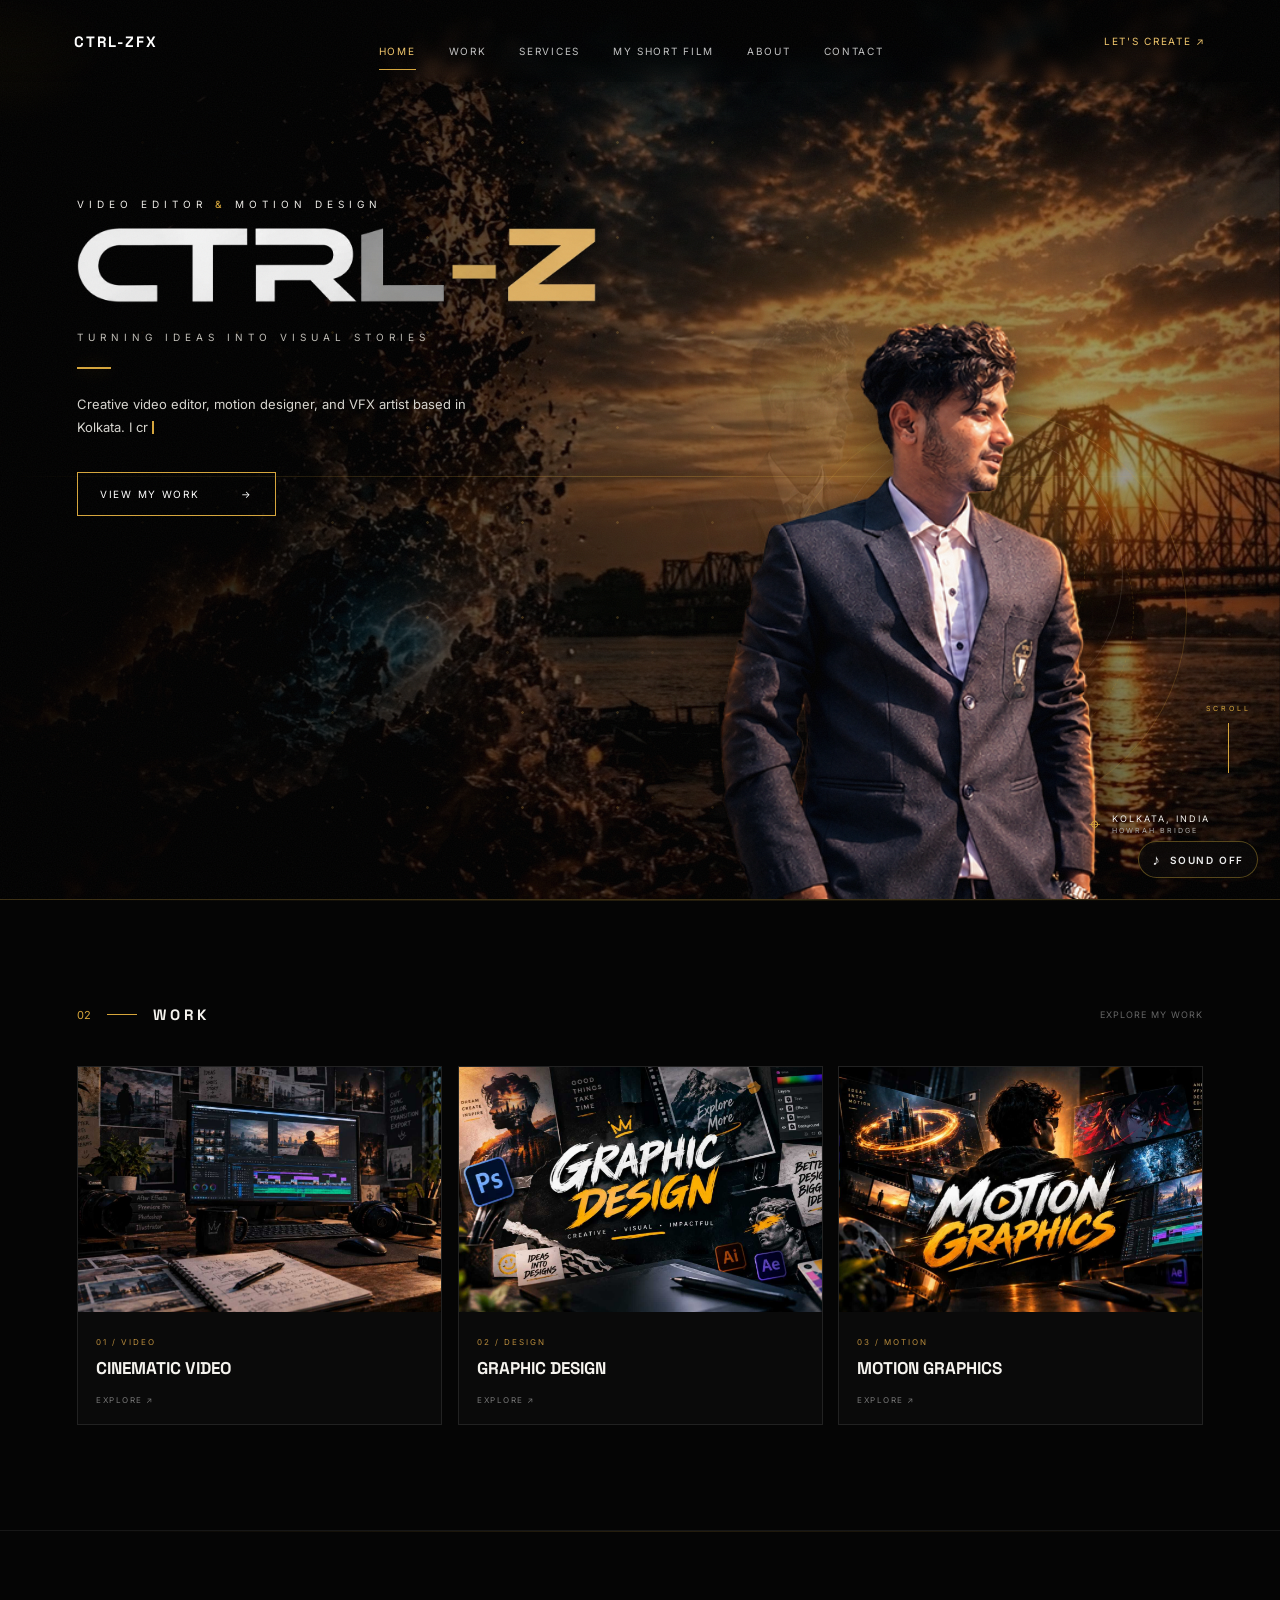
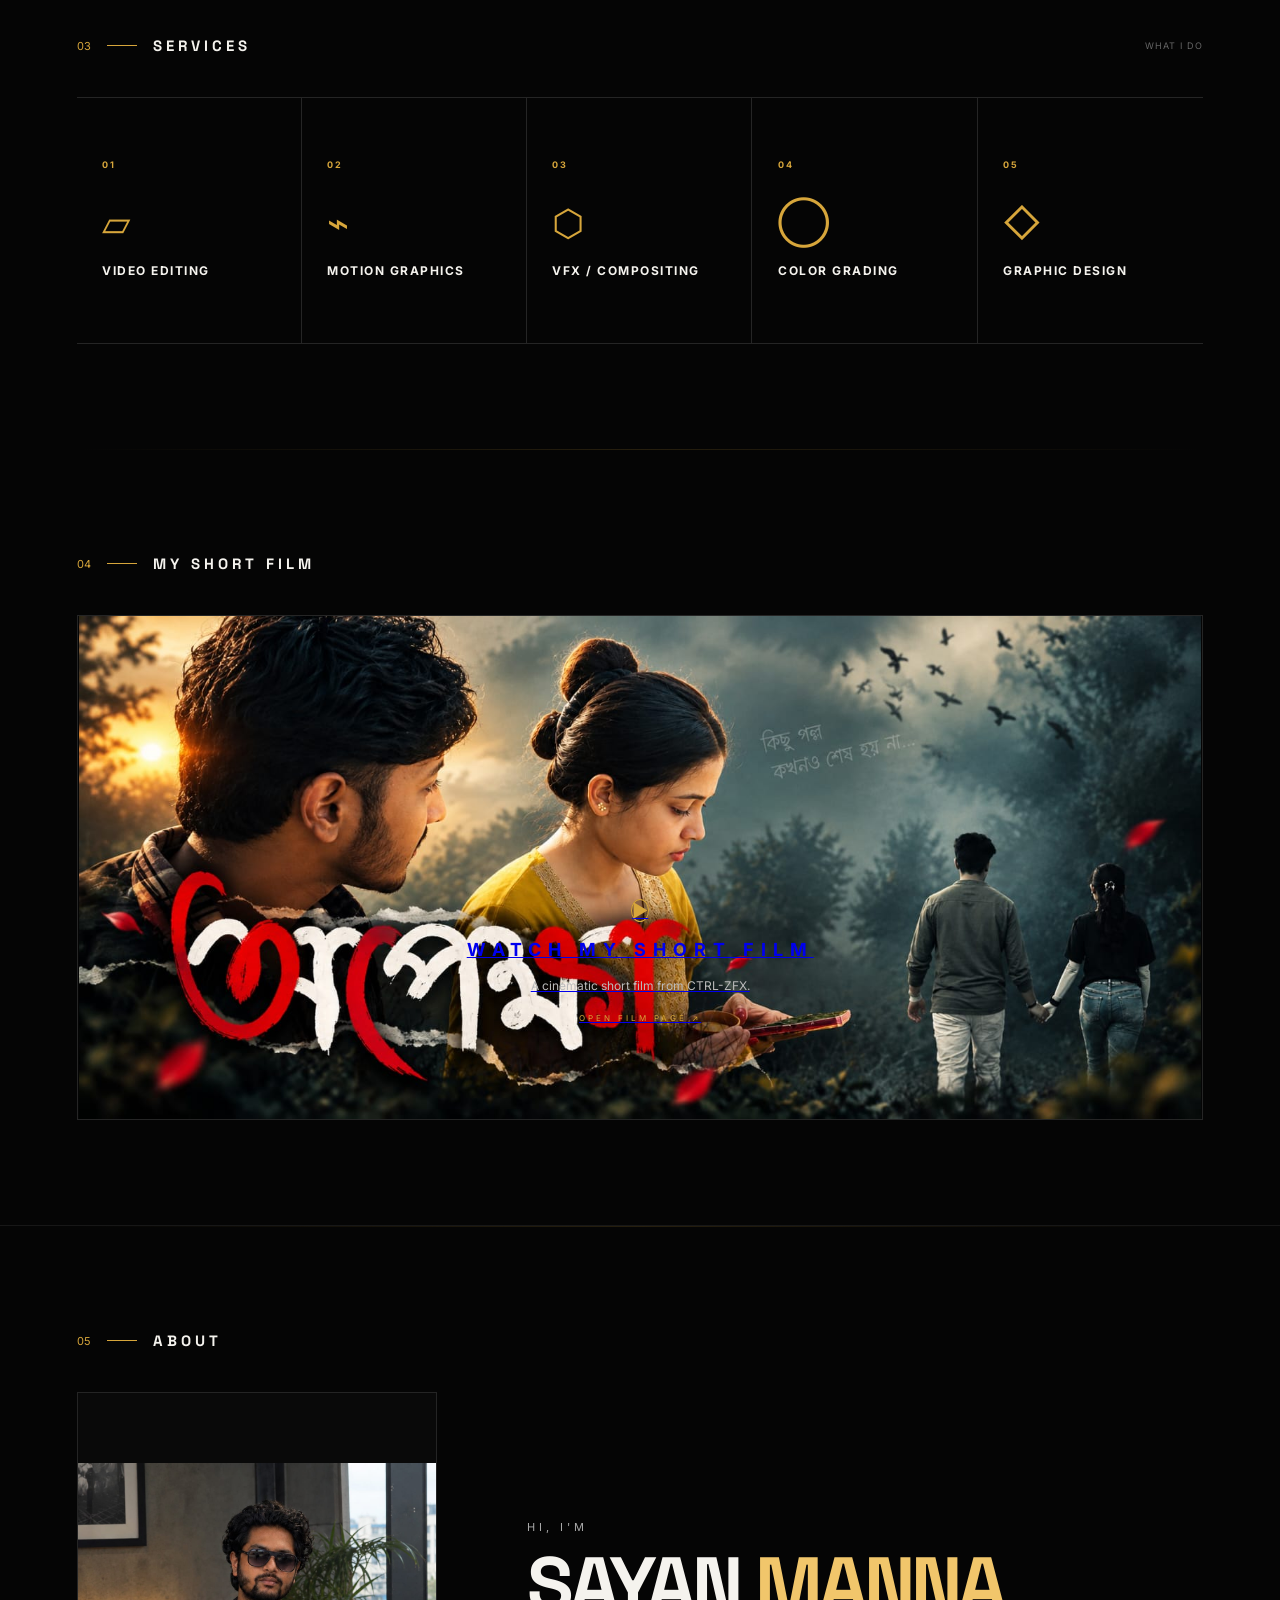
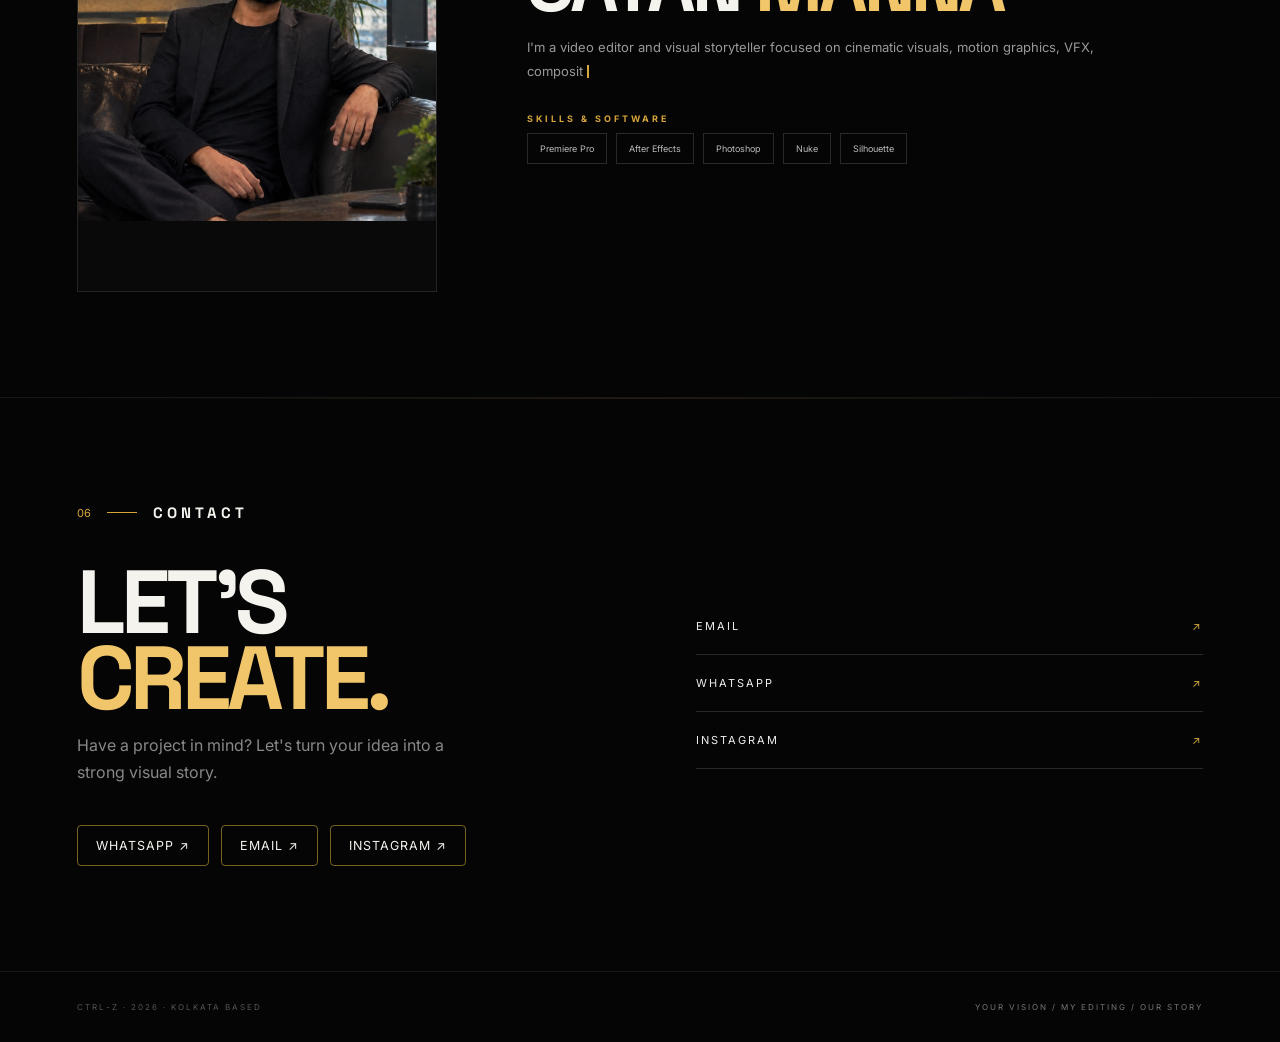
<file: index.html>
<!doctype html>
<html lang="en">
<head>
<meta charset="utf-8"><meta name="viewport" content="width=device-width,initial-scale=1">
<meta name="description" content="Sayan Manna — Video Editor, Motion Designer & VFX Artist based in Kolkata.">
<title>Sayan Manna — Video Editor & Motion Design</title>
<link rel="preconnect" href="https://fonts.googleapis.com"><link rel="preconnect" href="https://fonts.gstatic.com" crossorigin>
<link href="https://fonts.googleapis.com/css2?family=Inter:wght@300;400;500;600;700;800&family=Space+Grotesk:wght@400;500;600;700&display=swap" rel="stylesheet">
<link rel="stylesheet" href="style.css">
</head>
<body>
<div class="page-loader" id="pageLoader" aria-hidden="true"><div class="loader-inner"><div class="loader-mark">CTRL-ZFX</div><div class="loader-bar"></div></div></div>
<div class="grain" aria-hidden="true"></div><div class="cursor-glow" aria-hidden="true"></div>
<audio id="bgMusic" src="assets/ambient-cinematic-loop.wav" loop preload="auto"></audio><audio id="uiClick" src="assets/ui-click.wav" preload="auto"></audio><audio id="uiSoftClick" src="assets/ui-soft-click.wav" preload="auto"></audio>
<button class="sound-toggle" id="soundToggle" type="button" aria-label="Turn sound on" aria-pressed="false"><span class="sound-icon">♪</span><span class="sound-text">SOUND OFF</span></button>
<header class="nav" id="top">
  <a class="brand" href="#home"><span class="brand-name">CTRL-ZFX</span></a>
  <nav class="nav-links"><a class="active" href="#home">HOME</a><a href="#work">WORK</a><a href="#services">SERVICES</a><a href="my-short-film.html">MY SHORT FILM</a><a href="#about">ABOUT</a><a href="#contact">CONTACT</a></nav>
  <a class="nav-cta" href="#contact">LET'S CREATE <span>↗</span></a><button class="menu-btn" aria-label="Open menu" aria-expanded="false">☰</button>
</header>

<main>
<section class="hero" id="home">
  <div class="hero-bg-wrap" aria-hidden="true">
    <img src="assets/hero-bg.png" class="hero-bg" alt="" fetchpriority="high">
    <div class="hero-vignette"></div><div class="hero-gold-light"></div><div class="particles p1"></div><div class="particles p2"></div>
    <div class="horizon-line"></div>
  </div>
  <div class="hero-copy">
    <div class="eyebrow">VIDEO EDITOR <b>&</b> MOTION DESIGN</div>
    <div class="hero-logo-wrap"><img class="hero-logo" src="assets/ctrl-zfx-logo.png" alt="CTRL-ZFX logo" fetchpriority="high"></div>
    <div class="tagline">TURNING IDEAS INTO VISUAL STORIES</div><div class="gold-line"></div>
    <p class="typewriter-text">Creative video editor, motion designer, and VFX artist based in Kolkata. I craft cinematic visuals that bring your vision to life.</p>
    <a class="button" href="#work">VIEW MY WORK <span>→</span></a>
  </div>
  <div class="hero-person-wrap" aria-hidden="true">
    <div class="orbit orbit-a"></div><div class="orbit orbit-b"></div><div class="person-aura"></div>
    <img src="assets/sayan-cutout.png" class="hero-person" alt="Sayan Manna" fetchpriority="high">
    <div class="vfx-echo"><img src="assets/sayan-cutout.png" alt=""></div>
  </div>
  <div class="location"><span>⌖</span><div>KOLKATA, INDIA<br><small>HOWRAH BRIDGE</small></div></div>
  <div class="scroll-cue"><span>SCROLL</span><i></i></div>
</section>

<section class="work section" id="work">
  <div class="section-head"><span>02</span><i></i><h2>WORK</h2><em>EXPLORE MY WORK</em></div>
  <div class="work-grid category-grid">
    <a class="project category-card" href="cinematic-video.html"><div class="project-image one"></div><div class="project-meta"><small>01 / VIDEO</small><b>CINEMATIC VIDEO</b><span>EXPLORE ↗</span></div></a>
    <a class="project category-card" href="graphic-design.html"><div class="project-image two"></div><div class="project-meta"><small>02 / DESIGN</small><b>GRAPHIC DESIGN</b><span>EXPLORE ↗</span></div></a>
    <a class="project category-card" href="motion-graphics.html"><div class="project-image three"></div><div class="project-meta"><small>03 / MOTION</small><b>MOTION GRAPHICS</b><span>EXPLORE ↗</span></div></a>
  </div>
</section>

<section class="services section" id="services">
  <div class="section-head"><span>03</span><i></i><h2>SERVICES</h2><em>WHAT I DO</em></div>
  <div class="services-grid">
    <button class="service-card" type="button" aria-expanded="false">
      <strong>01</strong><div class="icon">▱</div><h3>VIDEO EDITING</h3><div class="service-detail"><b>VIDEO EDITING</b> — Reels, YouTube, cinematic &amp; short-form editing</div>
    </button>
    <button class="service-card" type="button" aria-expanded="false">
      <strong>02</strong><div class="icon">⌁</div><h3>MOTION GRAPHICS</h3><div class="service-detail"><b>MOTION GRAPHICS</b> — Titles, transitions, logo animation, animated graphics</div>
    </button>
    <button class="service-card" type="button" aria-expanded="false">
      <strong>03</strong><div class="icon">⬡</div><h3>VFX / COMPOSITING</h3><div class="service-detail"><b>VFX / COMPOSITING</b> — Green screen, cleanup, tracking, compositing</div>
    </button>
    <button class="service-card" type="button" aria-expanded="false">
      <strong>04</strong><div class="icon">◯</div><h3>COLOR GRADING</h3><div class="service-detail"><b>COLOR GRADING</b> — Cinematic, premium &amp; mood-based color grading</div>
    </button>
    <button class="service-card" type="button" aria-expanded="false">
      <strong>05</strong><div class="icon">◇</div><h3>GRAPHIC DESIGN</h3><div class="service-detail"><b>GRAPHIC DESIGN</b> — Social media creatives, posters, thumbnails, branding</div>
    </button>
  </div>
</section>

<section class="showreel section" id="showreel">
  <div class="section-head"><span>04</span><i></i><h2>MY SHORT FILM</h2></div>
  <a class="reel-box reel-link" href="my-short-film.html" aria-label="Open My Short Film page">
    <img class="short-film-thumb" src="assets/short-film-thumbnail.jfif" alt="My Short Film thumbnail" loading="lazy"><div class="reel-overlay"></div><div class="reel-content"><span class="play">▶</span><h3>WATCH MY SHORT FILM</h3><p>A cinematic short film from CTRL-ZFX.</p><small>OPEN FILM PAGE ↗</small></div>
  </a>
</section>

<section class="about section" id="about">
  <div class="section-head"><span>05</span><i></i><h2>ABOUT</h2></div>
  <div class="about-grid">
    <div class="about-photo"><img src="assets/about-photo.png" alt="Sayan Manna" loading="lazy"></div>
    <div class="about-copy"><div class="mini">HI, I'M</div><h2>SAYAN <span>MANNA</span></h2><p class="typewriter-text">I'm a video editor and visual storyteller focused on cinematic visuals, motion graphics, VFX, compositing and color. I love creating work that feels polished, intentional and memorable.</p><div class="tools"><b>SKILLS & SOFTWARE</b><span>Premiere Pro</span><span>After Effects</span><span>Photoshop</span><span>Nuke</span><span>Silhouette</span></div></div>
  </div>
</section>

<section class="contact section" id="contact">
  <div class="section-head"><span>06</span><i></i><h2>CONTACT</h2></div>
  <div class="contact-grid"><div><h2>LET'S <span>CREATE.</span></h2><p>Have a project in mind? Let's turn your idea into a strong visual story.</p></div><div class="contact-links"><a href="mailto:sayanmannaFX@gmail.com">EMAIL <span>↗</span></a><a href="https://wa.me/919144721044" target="_blank" rel="noopener" target="_blank" rel="noopener">WHATSAPP <span>↗</span></a><a href="https://www.instagram.com/ssayanfx/" target="_blank" rel="noopener" target="_blank" rel="noopener">INSTAGRAM <span>↗</span></a></div></div>

<div class="contact-direct-links" style="display:flex;flex-wrap:wrap;gap:12px;margin-top:22px;">
  <a href="https://wa.me/919144721044" target="_blank" rel="noopener">WHATSAPP ↗</a>
  <a href="mailto:sayanmannaFX@gmail.com">EMAIL ↗</a>
  <a href="https://www.instagram.com/ssayanfx/" target="_blank" rel="noopener">INSTAGRAM ↗</a>
</div>

</section>
</main>
<footer>CTRL-Z · 2026 · KOLKATA BASED <span>YOUR VISION / MY EDITING / OUR STORY</span></footer>
<script src="script.js"></script>
</body></html>
</file>
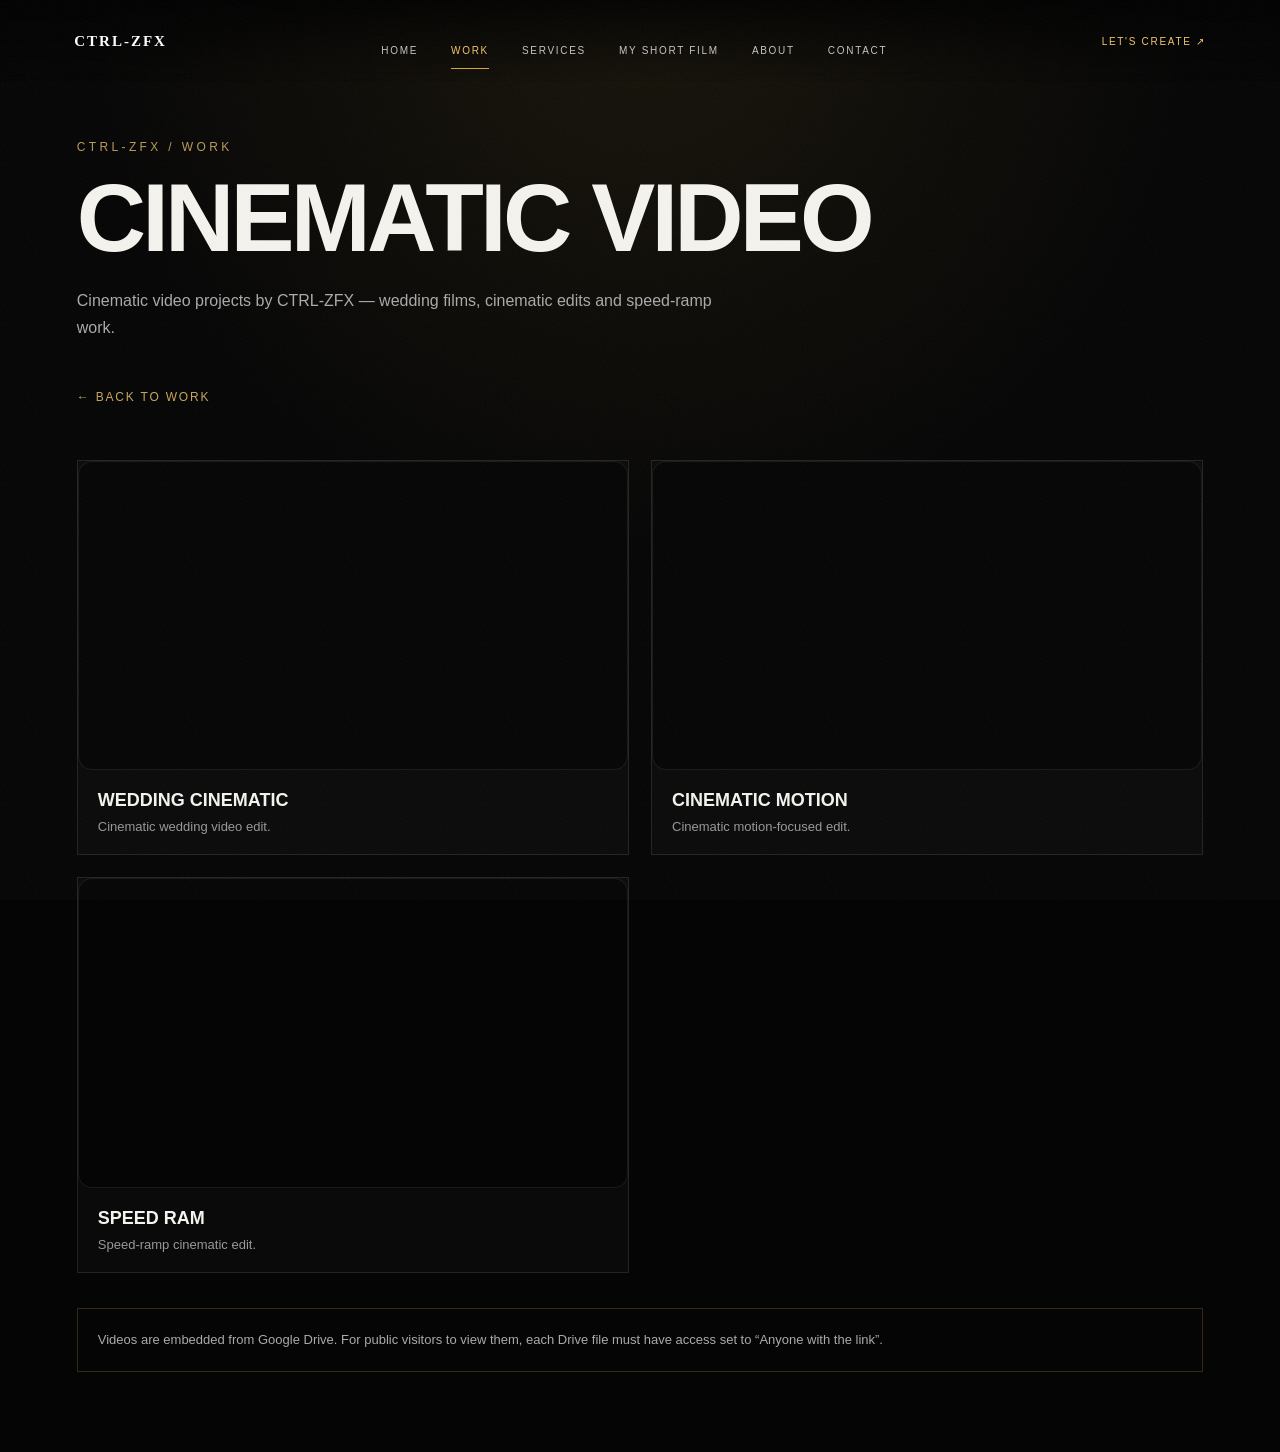
<file: cinematic-video.html>
<!doctype html>
<html lang="en">
<head>
<meta charset="utf-8"><meta name="viewport" content="width=device-width,initial-scale=1">
<title>CINEMATIC VIDEO — CTRL-ZFX</title>
<link rel="stylesheet" href="style.css">
<style>
.drive-video{position:relative;width:100%;aspect-ratio:16/9;background:#050505;overflow:hidden;border:1px solid rgba(255,255,255,.08)}
.drive-video iframe{width:100%;height:100%;border:0;display:block}
.media-card{overflow:hidden}
.media-info h3{margin-bottom:8px}
.media-info p{margin:0;color:rgba(255,255,255,.58)}
</style>
</head>
<body>
<div class="grain"></div>
<header class="nav" id="top">
<a class="brand" href="index.html"><span class="brand-name">CTRL-ZFX</span></a>
<nav class="nav-links"><a href="index.html#home">HOME</a><a class="active" href="index.html#work">WORK</a><a href="index.html#services">SERVICES</a><a href="my-short-film.html">MY SHORT FILM</a><a href="index.html#about">ABOUT</a><a href="index.html#contact">CONTACT</a></nav>
<a class="nav-cta" href="index.html#contact">LET'S CREATE <span>↗</span></a>
</header>
<main class="page-shell">
<section class="category-hero">
<div class="category-kicker">CTRL-ZFX / WORK</div>
<h1>CINEMATIC VIDEO</h1>
<p>Cinematic video projects by CTRL-ZFX — wedding films, cinematic edits and speed-ramp work.</p>
<a class="back-link" href="index.html#work">← BACK TO WORK</a>
</section>
<section class="project-list">
<article class="media-card">
<div class="drive-video"><iframe src="https://drive.google.com/file/d/1qFez-k61DmGUx6NsqxHU0TMZnLac4Iex/preview" allow="autoplay" allowfullscreen loading="lazy" title="Wedding Cinematic"></iframe></div>
<div class="media-info"><h3>WEDDING CINEMATIC</h3><p>Cinematic wedding video edit.</p></div>
</article>
<article class="media-card">
<div class="drive-video"><iframe src="https://drive.google.com/file/d/1-up4jS9qkU62Qkdu6FUdzhKu-QD6FYr6/preview" allow="autoplay" allowfullscreen loading="lazy" title="Cinematic Motion"></iframe></div>
<div class="media-info"><h3>CINEMATIC MOTION</h3><p>Cinematic motion-focused edit.</p></div>
</article>
<article class="media-card">
<div class="drive-video"><iframe src="https://drive.google.com/file/d/1KJMO_HsieL1INZgkhWfPsL3TYOtCivbq/preview" allow="autoplay" allowfullscreen loading="lazy" title="Speed Ram"></iframe></div>
<div class="media-info"><h3>SPEED RAM</h3><p>Speed-ramp cinematic edit.</p></div>
</article>
</section>
<div class="drive-note">Videos are embedded from Google Drive. For public visitors to view them, each Drive file must have access set to “Anyone with the link”.</div>
</main>
<script src="script.js"></script>
</body>
</html>
</file>
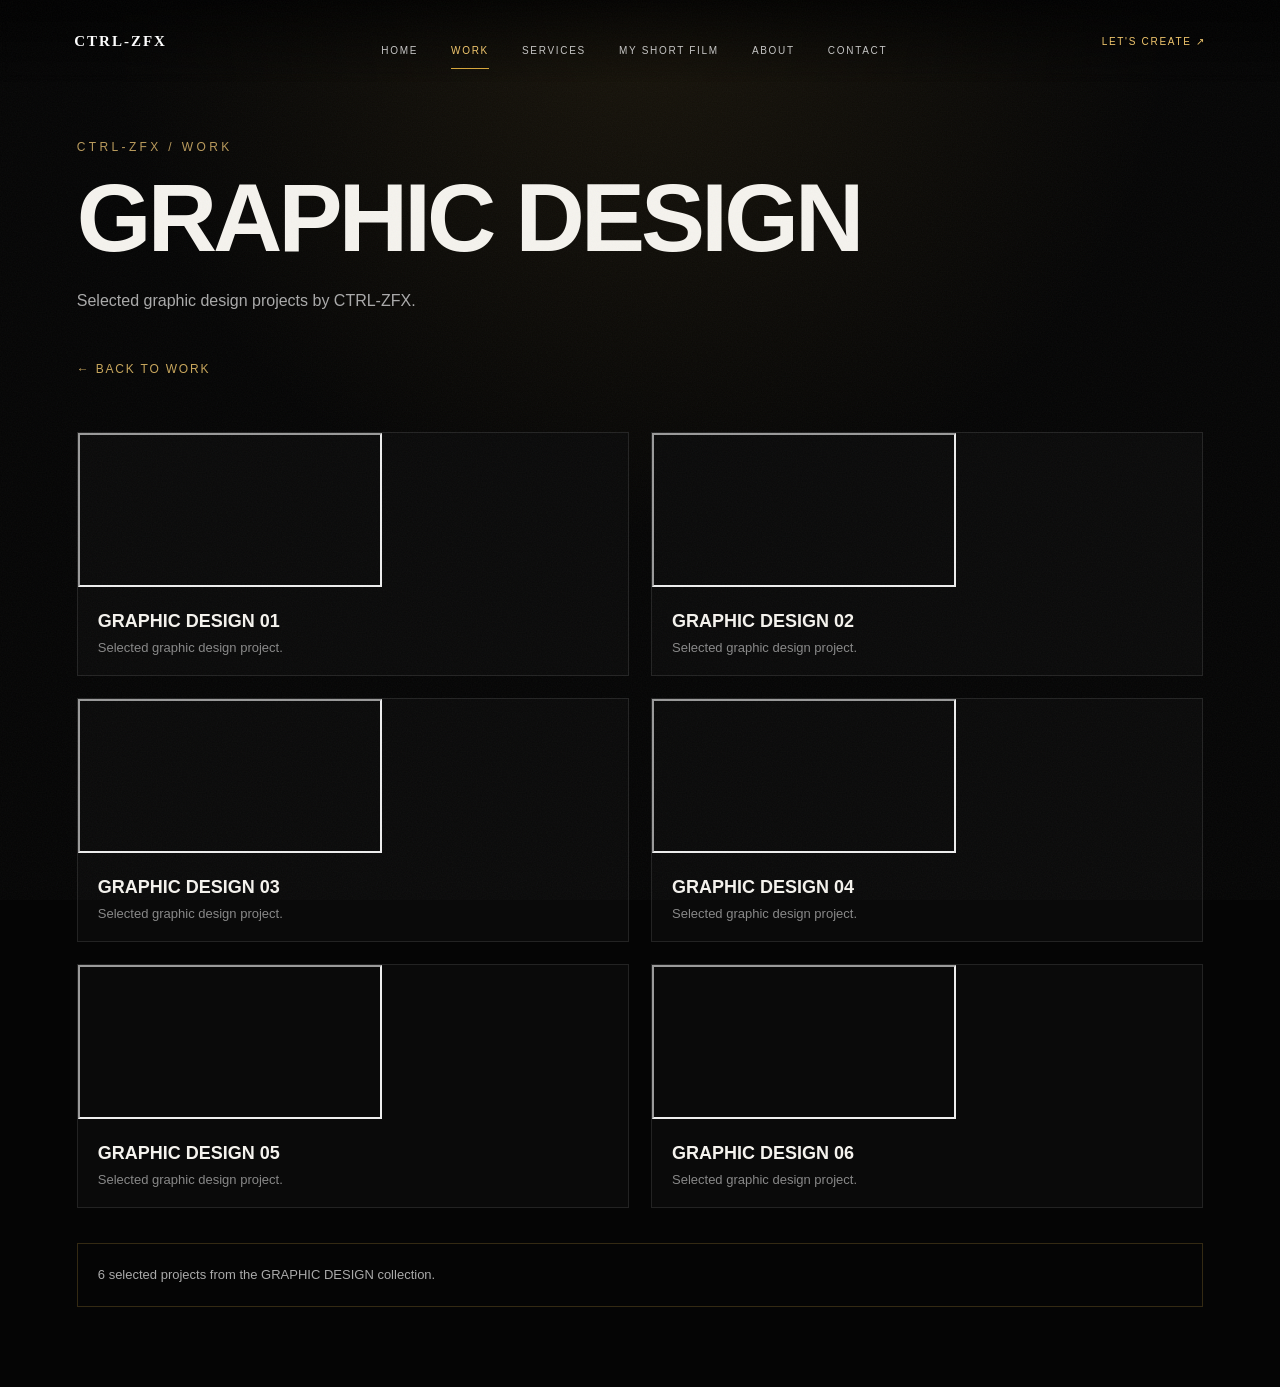
<file: graphic-design.html>
<!doctype html><html lang="en"><head><meta charset="utf-8"><meta name="viewport" content="width=device-width,initial-scale=1"><title>GRAPHIC DESIGN — CTRL-ZFX</title><link rel="stylesheet" href="style.css"></head><body><div class="grain"></div><header class="nav" id="top"><a class="brand" href="index.html"><span class="brand-name">CTRL-ZFX</span></a><nav class="nav-links"><a href="index.html#home">HOME</a><a class="active" href="index.html#work">WORK</a><a href="index.html#services">SERVICES</a><a href="my-short-film.html">MY SHORT FILM</a><a href="index.html#about">ABOUT</a><a href="index.html#contact">CONTACT</a></nav><a class="nav-cta" href="index.html#contact">LET'S CREATE <span>↗</span></a></header><main class="page-shell" data-category="graphic-design"><section class="category-hero"><div class="category-kicker">CTRL-ZFX / WORK</div><h1>GRAPHIC DESIGN</h1><p>Selected graphic design projects by CTRL-ZFX.</p><a class="back-link" href="index.html#work">← BACK TO WORK</a></section><section class="project-list">
<article class="media-card"><div class="media-frame"><iframe src="https://drive.google.com/file/d/1LsMgJp3AXmLSUcX4mSjpgTBBlAHsFpjc/preview" allow="autoplay" allowfullscreen loading="lazy" title="Graphic Design 1"></iframe></div><div class="media-info"><h3>GRAPHIC DESIGN 01</h3><p>Selected graphic design project.</p></div></article>
<article class="media-card"><div class="media-frame"><iframe src="https://drive.google.com/file/d/1uaruEKRJODFjYmi8iqVjo4iK7XBxlftS/preview" allow="autoplay" allowfullscreen loading="lazy" title="Graphic Design 2"></iframe></div><div class="media-info"><h3>GRAPHIC DESIGN 02</h3><p>Selected graphic design project.</p></div></article>
<article class="media-card"><div class="media-frame"><iframe src="https://drive.google.com/file/d/1bUiENzqMpjZ1JtCKZoRDdsKvnNupoJmi/preview" allow="autoplay" allowfullscreen loading="lazy" title="Graphic Design 3"></iframe></div><div class="media-info"><h3>GRAPHIC DESIGN 03</h3><p>Selected graphic design project.</p></div></article>
<article class="media-card"><div class="media-frame"><iframe src="https://drive.google.com/file/d/1kWlpJLpWgeLf6YkIiItCLq1Uais0Tb3t/preview" allow="autoplay" allowfullscreen loading="lazy" title="Graphic Design 4"></iframe></div><div class="media-info"><h3>GRAPHIC DESIGN 04</h3><p>Selected graphic design project.</p></div></article>
<article class="media-card"><div class="media-frame"><iframe src="https://drive.google.com/file/d/1XzoWgsV3A8ENIFym2hSSWc9Acv9PcbDV/preview" allow="autoplay" allowfullscreen loading="lazy" title="Graphic Design 5"></iframe></div><div class="media-info"><h3>GRAPHIC DESIGN 05</h3><p>Selected graphic design project.</p></div></article>
<article class="media-card"><div class="media-frame"><iframe src="https://drive.google.com/file/d/1w3y3EC1WdKmCdWAdjXl5auCeTryRJ870/preview" allow="autoplay" allowfullscreen loading="lazy" title="Graphic Design 6"></iframe></div><div class="media-info"><h3>GRAPHIC DESIGN 06</h3><p>Selected graphic design project.</p></div></article>
</section><div class="drive-note">6 selected projects from the GRAPHIC DESIGN collection.</div></main><script src="script.js"></script></body></html>
</file>
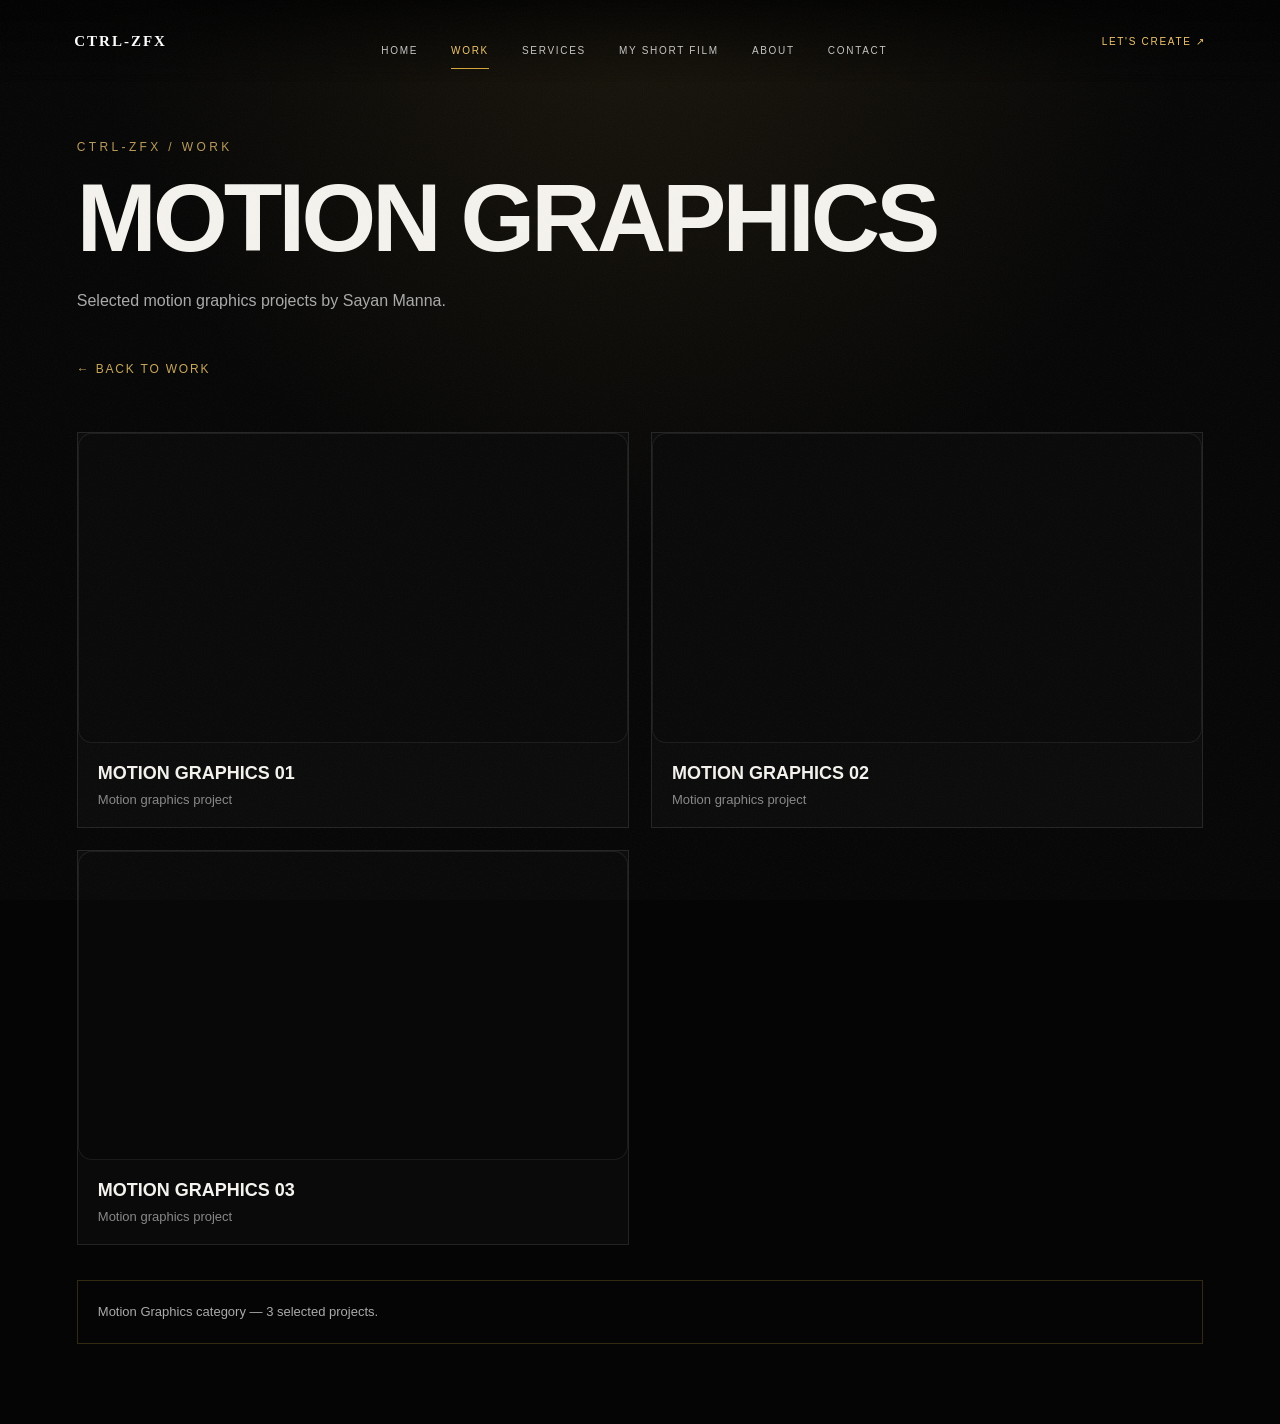
<file: motion-graphics.html>
<!doctype html><html lang="en"><head><meta charset="utf-8"><meta name="viewport" content="width=device-width,initial-scale=1"><title>MOTION GRAPHICS — CTRL-ZFX</title><link rel="stylesheet" href="style.css"></head><body><div class="grain"></div><header class="nav" id="top"><a class="brand" href="index.html"><span class="brand-name">CTRL-ZFX</span></a><nav class="nav-links"><a href="index.html#home">HOME</a><a class="active" href="index.html#work">WORK</a><a href="index.html#services">SERVICES</a><a href="my-short-film.html">MY SHORT FILM</a><a href="index.html#about">ABOUT</a><a href="index.html#contact">CONTACT</a></nav><a class="nav-cta" href="index.html#contact">LET'S CREATE <span>↗</span></a></header><main class="page-shell" data-category="motion-graphics"><section class="category-hero"><div class="category-kicker">CTRL-ZFX / WORK</div><h1>MOTION GRAPHICS</h1><p>Selected motion graphics projects by Sayan Manna.</p><a class="back-link" href="index.html#work">← BACK TO WORK</a></section><section class="project-list motion-video-list">
<article class="media-card"><div class="drive-video"><iframe src="https://drive.google.com/file/d/1i1gKVDN3EQP5Q971dc7AMLdRzOO9isPQ/preview" allow="autoplay; fullscreen" allowfullscreen loading="lazy"></iframe></div><div class="media-info"><h3>MOTION GRAPHICS 01</h3><p>Motion graphics project</p></div></article>
<article class="media-card"><div class="drive-video"><iframe src="https://drive.google.com/file/d/1NhgFPPe58ZAT_wCELuMfrOhR3n0gJppu/preview" allow="autoplay; fullscreen" allowfullscreen loading="lazy"></iframe></div><div class="media-info"><h3>MOTION GRAPHICS 02</h3><p>Motion graphics project</p></div></article>
<article class="media-card"><div class="drive-video"><iframe src="https://drive.google.com/file/d/1GBTuTkAnqr5kNZKz1kv-0KSBs2IHnXeE/preview" allow="autoplay; fullscreen" allowfullscreen loading="lazy"></iframe></div><div class="media-info"><h3>MOTION GRAPHICS 03</h3><p>Motion graphics project</p></div></article>
</section><div class="drive-note">Motion Graphics category — 3 selected projects.</div></main><script src="script.js"></script></body></html>
</file>
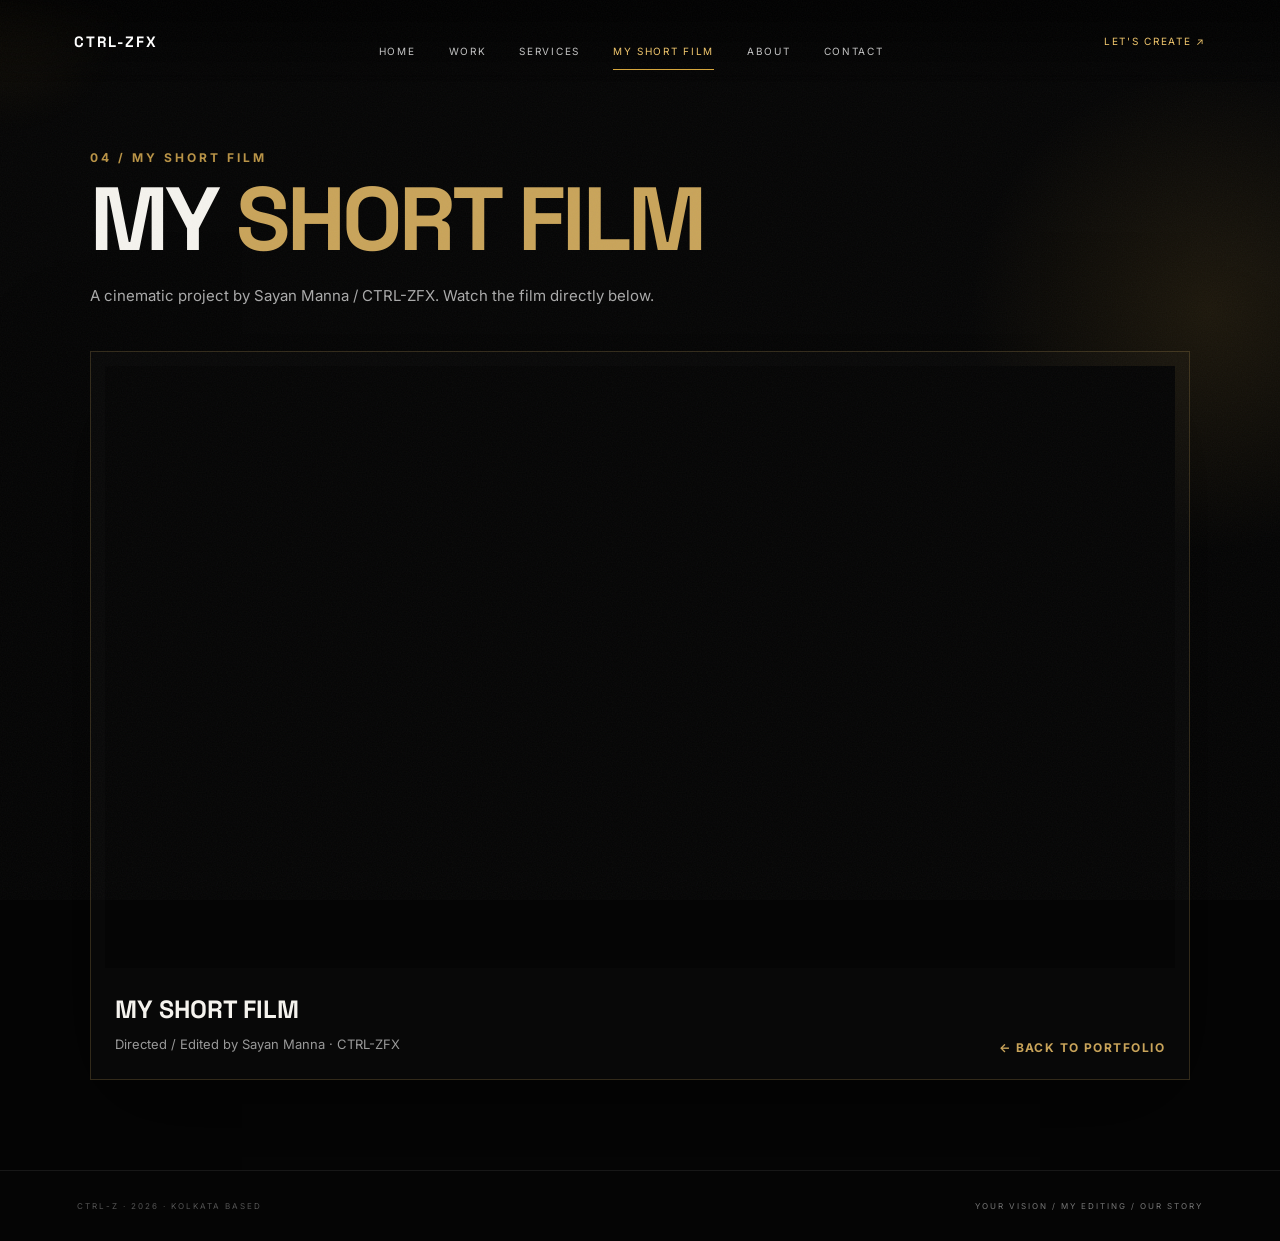
<file: my-short-film.html>
<!doctype html>
<html lang="en">
<head>
<meta charset="utf-8"><meta name="viewport" content="width=device-width,initial-scale=1">
<meta name="description" content="My Short Film — CTRL-ZFX / Sayan Manna.">
<title>My Short Film — CTRL-ZFX</title>
<link rel="preconnect" href="https://fonts.googleapis.com"><link rel="preconnect" href="https://fonts.gstatic.com" crossorigin>
<link href="https://fonts.googleapis.com/css2?family=Inter:wght@300;400;500;600;700;800&family=Space+Grotesk:wght@400;500;600;700&display=swap" rel="stylesheet">
<link rel="stylesheet" href="style.css">
<style>
.film-page{min-height:100vh;padding:150px 6vw 90px;position:relative;overflow:hidden}
.film-head{max-width:1100px;margin:0 auto 42px}.film-head .mini{color:#b99345;letter-spacing:.25em;font-size:12px;font-weight:700}.film-head h1{font-family:'Space Grotesk',sans-serif;font-size:clamp(42px,7vw,92px);line-height:.95;margin:12px 0 20px;letter-spacing:-.04em}.film-head h1 span{color:#c9a45a}.film-head p{max-width:650px;color:#aaa;line-height:1.8;font-size:15px}.film-card{max-width:1100px;margin:auto;border:1px solid rgba(201,164,90,.22);background:rgba(10,10,10,.72);box-shadow:0 30px 100px rgba(0,0,0,.55);padding:14px}.video-wrap{position:relative;width:100%;aspect-ratio:16/9;background:#050505;overflow:hidden}.video-wrap iframe{width:100%;height:100%;border:0;display:block}.film-info{display:flex;justify-content:space-between;gap:30px;padding:25px 10px 10px;align-items:flex-end}.film-info h2{margin:0 0 8px;font-family:'Space Grotesk',sans-serif;font-size:25px}.film-info p{margin:0;color:#999;font-size:13px;line-height:1.7}.back-home{display:inline-flex;align-items:center;gap:10px;color:#c9a45a;font-size:12px;font-weight:700;letter-spacing:.12em;text-decoration:none;white-space:nowrap}.back-home:hover{color:#fff}.film-page .film-glow{position:absolute;width:500px;height:500px;border-radius:50%;background:radial-gradient(circle,rgba(190,150,65,.13),transparent 68%);top:60px;right:-180px;pointer-events:none}@media(max-width:700px){.film-page{padding:120px 5vw 60px}.film-card{padding:8px}.film-info{display:block;padding:20px 5px 8px}.back-home{margin-top:18px}.video-wrap{aspect-ratio:16/9}}
</style>
</head>
<body>
<div class="grain"></div><div class="cursor-glow"></div>
<header class="nav" id="top">
  <a class="brand" href="index.html"><span class="brand-name">CTRL-ZFX</span></a>
  <nav class="nav-links"><a href="index.html#home">HOME</a><a href="index.html#work">WORK</a><a href="index.html#services">SERVICES</a><a class="active" href="my-short-film.html">MY SHORT FILM</a><a href="index.html#about">ABOUT</a><a href="index.html#contact">CONTACT</a></nav>
  <a class="nav-cta" href="index.html#contact">LET'S CREATE <span>↗</span></a><a class="menu-btn" href="index.html#home" aria-label="Back to home">☰</a>
</header>
<main class="film-page">
<div class="film-glow"></div>
<div class="film-head"><div class="mini">04 / MY SHORT FILM</div><h1>MY <span>SHORT FILM</span></h1><p>A cinematic project by Sayan Manna / CTRL-ZFX. Watch the film directly below.</p></div>
<div class="film-card">
  <div class="video-wrap"><iframe src="https://www.youtube.com/embed/Rps0Ad5HUig" title="My Short Film — CTRL-ZFX" allow="accelerometer; autoplay; clipboard-write; encrypted-media; gyroscope; picture-in-picture; web-share" allowfullscreen></iframe></div>
  <div class="film-info"><div><h2>MY SHORT FILM</h2><p>Directed / Edited by Sayan Manna · CTRL-ZFX</p></div><a class="back-home" href="index.html">← BACK TO PORTFOLIO</a></div>
</div>
</main>
<footer>CTRL-Z · 2026 · KOLKATA BASED <span>YOUR VISION / MY EDITING / OUR STORY</span></footer>
<script src="script.js"></script>
</body></html>
</file>
<file: style.css>
:root{--bg:#050505;--gold:#d7a63b;--gold2:#f1c66b;--text:#f5f3ee;--muted:#9a9892;--line:rgba(215,166,59,.25)}*{box-sizing:border-box}html{scroll-behavior:smooth}body{margin:0;background:var(--bg);color:var(--text);font-family:Inter,Arial,sans-serif;overflow-x:hidden}.grain{position:fixed;inset:0;z-index:100;pointer-events:none;opacity:.045;background-image:url("data:image/svg+xml,%3Csvg xmlns='http://www.w3.org/2000/svg' width='160' height='160'%3E%3Cfilter id='n'%3E%3CfeTurbulence type='fractalNoise' baseFrequency='.8' numOctaves='3'/%3E%3C/filter%3E%3Crect width='100%25' height='100%25' filter='url(%23n)'/%3E%3C/svg%3E")}.cursor-glow{position:fixed;width:280px;height:280px;border-radius:50%;pointer-events:none;z-index:2;background:radial-gradient(circle,rgba(215,166,59,.08),transparent 68%);transform:translate(-50%,-50%)}.nav{position:fixed;z-index:80;left:0;right:0;top:0;height:82px;padding:0 5.8%;display:flex;align-items:center;background:linear-gradient(180deg,rgba(0,0,0,.82),rgba(0,0,0,0));backdrop-filter:blur(6px)}.brand{align-items:center;display:flex;align-items:center;gap:17px;color:#fff;text-decoration:none}.brand-name{font-family:"Space Grotesk";font-size:15px;letter-spacing:2px;font-weight:700;color:#fff}.brand-name::first-letter{color:#fff}
.brand-name{font-family:"Space Grotesk";font-size:15px;letter-spacing:2px;font-weight:700;color:#fff}.nav-links{display:flex;gap:33px;margin:auto}.nav-links a,.nav-cta{font-size:10px;letter-spacing:1.7px;color:#eee;text-decoration:none}.nav-links a{padding:32px 0 12px;opacity:.82}.nav-links a:hover,.nav-links a.active{color:var(--gold2);opacity:1}.nav-links a.active{border-bottom:1px solid var(--gold)}.nav-cta{color:var(--gold2)!important}.menu-btn{display:none;margin-left:auto;background:none;border:0;color:white;font-size:25px}.hero{height:100svh;min-height:720px;position:relative;overflow:hidden;border-bottom:1px solid var(--line);isolation:isolate}.hero-bg-wrap{position:absolute;inset:0;z-index:-5;overflow:hidden;background:#030405}.hero-bg{position:absolute;width:100%;height:100%;object-fit:cover;object-position:center;filter:brightness(.68) contrast(1.08) saturate(.92);animation:heroPan 18s ease-in-out infinite alternate}.hero-vignette{position:absolute;inset:0;background:radial-gradient(circle at 72% 45%,transparent 0 18%,rgba(0,0,0,.22) 45%,rgba(0,0,0,.82) 100%),linear-gradient(90deg,rgba(0,0,0,.72),rgba(0,0,0,.22) 50%,rgba(0,0,0,.12))}.hero-gold-light{position:absolute;width:45vw;height:45vw;right:3%;top:12%;border-radius:50%;background:radial-gradient(circle,rgba(232,171,60,.2),transparent 65%);filter:blur(22px);animation:pulse 6s ease-in-out infinite}.particles{position:absolute;inset:0;opacity:.3;background-image:radial-gradient(circle,rgba(238,187,83,.8) 0 1px,transparent 1.6px);background-size:95px 95px;mask-image:linear-gradient(90deg,transparent 5%,black 40%,transparent 90%)}.p1{animation:particleMove 20s linear infinite}.p2{background-size:145px 145px;opacity:.14;animation:particleMove 28s linear infinite reverse}.horizon-line{position:absolute;left:0;right:0;top:53%;height:1px;background:linear-gradient(90deg,transparent,rgba(215,166,59,.3),transparent);animation:linePulse 5s ease-in-out infinite}.hero-copy{position:absolute;z-index:10;left:6%;top:22%;width:43%}.eyebrow,.tagline{font-size:10px;letter-spacing:5px}.eyebrow b{color:var(--gold);font-weight:500}.hero-logo-wrap{margin:18px 0 26px;width:min(520px,100%);display:flex;align-items:center}.hero-logo{display:block;width:min(520px,100%);height:auto;object-fit:contain;filter:drop-shadow(0 8px 22px rgba(0,0,0,.45));animation:logoFloat 6s ease-in-out infinite}.tagline{color:#c6c3bc;margin-top:28px}.gold-line{width:34px;height:2px;background:var(--gold);margin:24px 0;box-shadow:0 0 18px rgba(215,166,59,.35)}.hero-copy>p{max-width:420px;font-size:13px;line-height:1.75;color:#d7d5cf}.button{display:inline-flex;gap:42px;align-items:center;margin-top:18px;padding:15px 22px;border:1px solid var(--gold);color:white;text-decoration:none;font-size:10px;letter-spacing:1.7px;transition:.35s}.button:hover{background:var(--gold);color:#050505;box-shadow:0 0 35px rgba(215,166,59,.2)}.hero-person-wrap{position:absolute;right:6%;bottom:0;width:42%;height:91%;z-index:8;display:flex;justify-content:center;align-items:flex-end}.hero-person{height:100%;max-width:100%;object-fit:contain;object-position:bottom center;position:relative;z-index:4;filter:drop-shadow(0 18px 28px rgba(0,0,0,.6));animation:float 6s ease-in-out infinite}.person-aura{position:absolute;bottom:7%;width:62%;height:75%;background:radial-gradient(ellipse,rgba(221,163,58,.28),transparent 65%);filter:blur(24px);animation:pulse 5s ease-in-out infinite}.vfx-echo{position:absolute;z-index:2;width:72%;height:76%;bottom:8%;left:-4%;opacity:.13;filter:grayscale(1) sepia(.5) blur(.3px);mask-image:linear-gradient(90deg,transparent,black 45%,transparent 85%);animation:echo 5s ease-in-out infinite}.vfx-echo img{height:100%;transform:translateX(-10%) scale(.95)}.orbit{position:absolute;border:1px solid rgba(215,166,59,.22);border-radius:50%;aspect-ratio:1;right:3%;bottom:10%;width:76%;z-index:1}.orbit:after{content:"";position:absolute;inset:13%;border:1px dashed rgba(215,166,59,.18);border-radius:50%}.orbit-a{animation:spin 14s linear infinite}.orbit-b{width:54%;bottom:22%;right:15%;border-color:rgba(255,255,255,.1);animation:spin 9s linear infinite reverse}.location{position:absolute;right:5.5%;bottom:7%;z-index:12;display:flex;gap:10px;align-items:center;font-size:9px;letter-spacing:2px}.location span{font-size:20px;color:var(--gold)}.location small{font-size:7px;color:#aaa}.scroll-cue{position:absolute;right:2.3%;bottom:14%;display:flex;flex-direction:column;align-items:center;gap:10px;color:var(--gold);font-size:7px;letter-spacing:3px}.scroll-cue i{width:1px;height:50px;background:var(--gold);animation:scrollLine 2s ease-in-out infinite}.section{padding:105px 6%;background:#050505}.section-head{display:flex;align-items:center;gap:16px;margin-bottom:42px}.section-head>span{font-size:11px;color:var(--gold)}.section-head>i{width:30px;height:1px;background:var(--gold)}.section-head h2{margin:0;font-family:"Space Grotesk";font-size:15px;letter-spacing:4px}.section-head em{margin-left:auto;font-style:normal;color:#666;font-size:9px;letter-spacing:1px}.work-grid{display:grid;grid-template-columns:1.3fr 1fr 1fr;gap:16px}.project{background:#0a0a0a;border:1px solid #222;overflow:hidden;transition:.45s}.project:hover{transform:translateY(-6px);border-color:rgba(215,166,59,.5)}.project.tall{grid-row:span 2}.project-image{height:245px;background-size:cover;background-position:center;transition:.8s}.project.tall .project-image{height:520px}.project:hover .project-image{transform:scale(1.04)}.one{background-image:url('assets/video-editing-thumbnail.jpg')}.two{background-image:url('assets/graphic-design-thumbnail.jpg')}.three{background-image:url('assets/motion-graphics-thumbnail.jpg')}.four{background:radial-gradient(circle at 70% 35%,#c08b37,#1c1309 25%,#030303 70%)}.project-meta{padding:17px 18px}.project-meta small{font-size:8px;letter-spacing:2px;color:#b88b3c}.project-meta b{display:block;margin:8px 0;font-family:"Space Grotesk";font-size:17px}.project-meta span{font-size:8px;letter-spacing:1.5px;color:#777}.services{border-top:1px solid #171717}.services-grid{display:grid;grid-template-columns:repeat(5,1fr);border-top:1px solid #252525;border-bottom:1px solid #252525}.service-card{appearance:none;background:transparent;color:inherit;text-align:left;font:inherit;cursor:pointer;padding:28px 25px;min-height:245px;border:0;border-right:1px solid #252525;position:relative;transition:background .35s ease,box-shadow .35s ease}.service-card:last-child{border-right:0}.service-card:hover{background:rgba(255,190,40,.025)}.service-card:focus-visible{outline:1px solid var(--gold);outline-offset:-1px}.services-grid strong{color:var(--gold);font-size:9px;letter-spacing:2px}.icon{font-size:37px;color:var(--gold);margin:28px 0 18px}.services h3{font-size:12px;letter-spacing:1.5px}.service-detail{max-height:0;opacity:0;overflow:hidden;color:#aaa;font-size:10px;line-height:1.7;margin-top:0;transform:translateY(8px);transition:max-height .45s ease,opacity .35s ease,margin .35s ease,transform .45s ease}.service-detail b{color:var(--gold);font-size:9px;letter-spacing:1.2px}.service-card[aria-expanded="true"]{background:rgba(255,190,40,.035)}.service-card[aria-expanded="true"] .service-detail{max-height:120px;opacity:1;margin-top:18px;transform:translateY(0)}.reel-box{height:auto;aspect-ratio:1600/718;position:relative;overflow:hidden;border:1px solid #252525;display:grid;place-items:center}.reel-bg{position:absolute;inset:0;background-image:linear-gradient(90deg,rgba(0,0,0,.86),rgba(0,0,0,.2)),url('assets/hero-bg.png');background-size:cover;background-position:center;filter:brightness(.65);animation:heroPan 22s ease-in-out infinite alternate}.reel-content{position:relative;text-align:center;z-index:2}.play{width:78px;height:78px;border:1px solid var(--gold);border-radius:50%;background:rgba(0,0,0,.25);color:var(--gold);font-size:18px;cursor:pointer;transition:.35s}.play:hover{background:var(--gold);color:#050505;transform:scale(1.08)}.reel-content h3{letter-spacing:7px;font-size:18px}.reel-content p{color:#bbb;font-size:12px}.reel-content small{font-size:8px;letter-spacing:3px;color:var(--gold)}.about{border-top:1px solid #171717}.about-grid{display:grid;grid-template-columns:32% 1fr;gap:8%;align-items:center}.about-photo{height:500px;background:#090909;border:1px solid #242424;display:flex;justify-content:center;align-items:flex-end;overflow:hidden}.about-photo img{height:100%;max-width:100%;object-fit:contain}.mini{font-size:11px;letter-spacing:4px;color:#aaa}.about-copy h2{font-family:"Space Grotesk";font-size:clamp(45px,6vw,90px);line-height:.85;letter-spacing:-4px;margin:18px 0}.about-copy h2 span{color:var(--gold2)}.about-copy>p{max-width:610px;color:#999;font-size:13px;line-height:1.85}.tools{display:flex;flex-wrap:wrap;gap:9px;margin-top:30px}.tools b{width:100%;font-size:9px;letter-spacing:3px;color:var(--gold)}.tools span{border:1px solid #292929;padding:9px 12px;font-size:9px;color:#bbb}.contact{border-top:1px solid #171717}.contact-grid{display:grid;grid-template-columns:1fr 1fr;gap:10%;align-items:center}.contact-grid h2{font-family:"Space Grotesk";font-size:clamp(55px,7vw,100px);line-height:.85;letter-spacing:-5px;margin:0}.contact-grid h2 span{color:var(--gold2)}.contact-grid p{color:#888;max-width:400px;line-height:1.7}.contact-links{display:flex;flex-direction:column}.contact-links a{display:flex;justify-content:space-between;padding:21px 0;border-bottom:1px solid #292929;color:#eee;text-decoration:none;font-size:11px;letter-spacing:2px;transition:.3s}.contact-links a:hover{color:var(--gold2);padding-left:10px}.contact-links span{color:var(--gold)}footer{padding:30px 6%;border-top:1px solid #181818;color:#555;font-size:8px;letter-spacing:2px;display:flex;justify-content:space-between}footer span{color:#777}@keyframes heroPan{from{transform:scale(1.02) translate3d(-.5%,0,0)}to{transform:scale(1.1) translate3d(1.4%,-1%,0)}}@keyframes pulse{0%,100%{opacity:.5;transform:scale(.96)}50%{opacity:1;transform:scale(1.08)}}@keyframes particleMove{to{background-position:0 190px}}@keyframes linePulse{0%,100%{opacity:.2}50%{opacity:.8}}@keyframes float{0%,100%{transform:translateY(0)}50%{transform:translateY(-8px)}}@keyframes logoFloat{0%,100%{transform:translateY(0) scale(1)}50%{transform:translateY(-4px) scale(1.012)}}@keyframes echo{0%,100%{transform:translateX(0);opacity:.08}50%{transform:translateX(18px);opacity:.18}}@keyframes spin{to{transform:rotate(360deg)}}@keyframes scrollLine{0%,100%{height:35px;opacity:.5}50%{height:58px;opacity:1}}@media(max-width:900px){.nav{height:68px;padding:0 5%}.nav-links,.nav-cta{display:none}.menu-btn{display:block}.hero{min-height:760px}.hero-copy{left:6%;top:18%;width:86%}.hero-logo-wrap{width:min(390px,100%)}.hero-person-wrap{width:64%;height:62%;right:-2%}.location{bottom:3%;right:5%}.scroll-cue{display:none}.work-grid{grid-template-columns:1fr 1fr}.project.tall{grid-row:auto}.project.tall .project-image,.project-image{height:300px}.services-grid{grid-template-columns:1fr 1fr}.about-grid,.contact-grid{grid-template-columns:1fr;gap:35px}.about-photo{height:420px}}@media(max-width:560px){.brand-name{display:none}.hero{min-height:730px}.hero-bg{object-position:58% center}.hero-copy{top:16%}.eyebrow,.tagline{font-size:8px;letter-spacing:3px}.hero-logo-wrap{width:min(330px,100%)}.hero-copy>p{font-size:11px;max-width:300px}.hero-person-wrap{width:82%;height:56%;right:-12%}.location{font-size:8px}.section{padding:75px 6%}.section-head em{display:none}.work-grid,.services-grid{grid-template-columns:1fr}.project.tall .project-image,.project-image{height:270px}.reel-box{height:auto;aspect-ratio:1600/718}.about-photo{height:380px}.contact-grid h2{font-size:60px}footer{display:block;line-height:2}footer span{display:block;margin-top:8px}}

/* WORK CATEGORY PAGES */
.category-grid{grid-template-columns:repeat(3,1fr)}
.category-card{text-decoration:none;color:inherit;display:block;cursor:pointer}
.category-card .project-image{transition:transform .6s ease,filter .6s ease}
.category-card:hover .project-image{transform:scale(1.04);filter:brightness(1.12)}
.page-shell{min-height:100vh;padding:140px 6vw 80px;background:radial-gradient(circle at 50% 0%,rgba(190,150,60,.10),transparent 35%),#050505}
.category-hero{max-width:1200px;margin:0 auto 55px}
.category-kicker{font-size:12px;letter-spacing:.28em;color:#b99a5b;margin-bottom:18px}
.category-hero h1{font-size:clamp(42px,8vw,96px);line-height:.95;margin:0;text-transform:uppercase;letter-spacing:-.04em}
.category-hero p{max-width:650px;color:#aaa;line-height:1.7;margin-top:24px}
.project-list{max-width:1200px;margin:auto;display:grid;grid-template-columns:repeat(2,1fr);gap:22px}
.media-card{border:1px solid rgba(255,255,255,.1);background:#0a0a0a;overflow:hidden}
.media-card .media-placeholder{aspect-ratio:16/9;background:linear-gradient(135deg,#111,#1a1a1a);display:flex;align-items:center;justify-content:center;color:#777;letter-spacing:.16em;font-size:11px}
.media-card .media-info{padding:20px}.media-card h3{margin:0 0 8px;font-size:18px}.media-card p{margin:0;color:#888;font-size:13px}
.drive-note{max-width:1200px;margin:35px auto 0;padding:20px;border:1px solid rgba(190,150,60,.25);color:#aaa;font-size:13px;line-height:1.7}
.back-link{display:inline-block;margin-top:32px;color:#c8a65b;text-decoration:none;font-size:12px;letter-spacing:.15em}
@media(max-width:800px){.category-grid,.project-list{grid-template-columns:1fr}.page-shell{padding-top:110px}}

/* Direct contact links */
.contact-direct-links a{
  display:inline-flex;
  align-items:center;
  justify-content:center;
  padding:12px 18px;
  border:1px solid rgba(212,175,55,.55);
  border-radius:4px;
  color:inherit;
  text-decoration:none;
  letter-spacing:.08em;
  font-size:.78rem;
  transition:transform .2s ease, background .2s ease, border-color .2s ease;
}
.contact-direct-links a:hover{
  transform:translateY(-2px);
  background:rgba(212,175,55,.08);
  border-color:rgba(212,175,55,.9);
}

.services-counter{text-align:center;margin-top:40px;padding:28px 20px;border-top:1px solid rgba(212,175,55,.22);border-bottom:1px solid rgba(212,175,55,.22)}.counter-number{font-size:clamp(2.6rem,6vw,5rem);line-height:1;font-weight:700}.counter-label{margin-top:10px;font-size:.72rem;letter-spacing:.22em;opacity:.72}

.short-film-thumb{
  display:block;
  width:100%;
  aspect-ratio:16/9;
  object-fit:cover;
  border-radius:inherit;
}
.reel-box .short-film-thumb + *{
  position:relative;
}

.reel-box .short-film-thumb{position:absolute;inset:0;width:100%;height:100%;object-fit:contain;z-index:0;transition:transform .8s ease}.reel-box:hover .short-film-thumb{transform:scale(1.04)}.reel-overlay{position:absolute;inset:0;background:linear-gradient(90deg,rgba(0,0,0,.72),rgba(0,0,0,.28) 55%,rgba(0,0,0,.5));z-index:1}.reel-content{position:relative;z-index:2}

/* Drive video embeds */
.drive-video{position:relative;width:100%;aspect-ratio:16/9;background:#080808;border:1px solid rgba(255,255,255,.08);overflow:hidden;border-radius:14px}
.drive-video iframe{position:absolute;inset:0;width:100%;height:100%;border:0}
.motion-video-list{grid-template-columns:repeat(2,minmax(0,1fr))}
@media (max-width:800px){.motion-video-list{grid-template-columns:1fr}}


/* V18 premium polish */
.reveal{opacity:0;transform:translateY(18px);transition:opacity .7s ease var(--reveal-delay),transform .7s cubic-bezier(.2,.7,.2,1) var(--reveal-delay)}
.reveal.revealed{opacity:1;transform:none}
.menu-btn{cursor:pointer}
@media(max-width:900px){.nav-links.mobile-open{display:flex;position:absolute;left:5%;right:5%;top:68px;flex-direction:column;gap:0;padding:10px 16px 16px;background:rgba(5,5,5,.96);border:1px solid rgba(215,166,59,.25);backdrop-filter:blur(14px);box-shadow:0 18px 45px rgba(0,0,0,.45);border-radius:0 0 10px 10px}.nav-links.mobile-open a{padding:14px 4px;border-bottom:1px solid #222}.nav-links.mobile-open a:last-child{border-bottom:0}}
@media(prefers-reduced-motion:reduce){html{scroll-behavior:auto}.hero-bg,.hero-gold-light,.particles,.hero-person,.hero-logo,.vfx-echo,.orbit,.scroll-cue i{animation:none!important}.reveal{opacity:1;transform:none;transition:none}}

@media(max-width:1100px){.services-grid{grid-template-columns:repeat(3,1fr)}.service-card:nth-child(3){border-right:0}.service-card:nth-child(4),.service-card:nth-child(5){border-top:1px solid #252525}}
@media(max-width:700px){.services-grid{grid-template-columns:1fr 1fr}.service-card{min-height:210px;padding:22px 17px}.service-card:nth-child(2n){border-right:0}.service-card:nth-child(3),.service-card:nth-child(4),.service-card:nth-child(5){border-top:1px solid #252525}.icon{margin:22px 0 15px;font-size:31px}.services h3{font-size:11px}.service-detail{font-size:9px}}

/* Ambient website sound controls */
.sound-toggle{position:fixed;right:22px;bottom:22px;z-index:80;border:1px solid rgba(212,175,55,.38);background:rgba(8,8,8,.72);backdrop-filter:blur(12px);color:#eee;padding:10px 13px;border-radius:999px;font:600 10px/1 Inter,sans-serif;letter-spacing:.16em;cursor:pointer;display:flex;align-items:center;gap:8px;transition:.25s ease}.sound-toggle:hover{border-color:rgba(212,175,55,.75);transform:translateY(-2px)}.sound-icon{font-size:15px;line-height:1}.sound-toggle.is-on{box-shadow:0 0 24px rgba(212,175,55,.12);border-color:rgba(212,175,55,.7)}
@media(max-width:600px){.sound-toggle{right:14px;bottom:14px;padding:9px 11px}.sound-text{font-size:9px}}

/* V24 responsive polish: fluid desktop/tablet/mobile layouts */
img,video,iframe{max-width:100%;}
html,body{width:100%;min-width:0;}
@media (max-width:1200px){
  .nav{padding-left:4%;padding-right:4%;}
  .nav-links{gap:22px;}
  .hero-copy{width:48%;}
  .hero-person-wrap{right:3%;width:45%;}
  .section{padding-left:5%;padding-right:5%;}
}
@media (max-width:900px){
  .nav{height:68px;}
  .hero{height:auto;min-height:760px;}
  .hero-copy{left:6%;top:15%;width:88%;}
  .hero-person-wrap{width:62%;height:58%;right:-2%;}
  .work-grid{grid-template-columns:repeat(2,minmax(0,1fr));}
  .project,.project.tall{min-width:0;}
  .project-image,.project.tall .project-image{height:300px;}
  .about-grid,.contact-grid{grid-template-columns:1fr;}
  .about-photo{height:430px;}
}
@media (max-width:700px){
  .section{padding:68px 5%;}
  .section-head{margin-bottom:28px;gap:10px;}
  .section-head h2{font-size:13px;letter-spacing:2.5px;}
  .work-grid{grid-template-columns:1fr;}
  .project-image,.project.tall .project-image{height:auto;aspect-ratio:16/9;}
  .services-grid{grid-template-columns:1fr 1fr;}
  .service-card{min-width:0;padding:20px 15px;min-height:205px;}
  .service-detail{overflow-wrap:anywhere;}
  .reel-content h3{font-size:14px;letter-spacing:4px;}
  .about-grid{gap:28px;}
  .about-photo{height:380px;}
  .contact-grid{gap:28px;}
}
@media (max-width:480px){
  .nav{padding:0 4%;}
  .hero{min-height:700px;}
  .hero-copy{left:5%;top:14%;width:90%;}
  .hero-logo-wrap{width:min(300px,100%);}
  .hero-copy>p{max-width:270px;line-height:1.65;}
  .hero-person-wrap{width:88%;height:51%;right:-16%;}
  .location{right:4%;bottom:2.5%;}
  .section{padding:60px 5%;}
  .services-grid{grid-template-columns:1fr;}
  .service-card{border-right:0!important;min-height:auto;padding:22px 18px;}
  .service-card+ .service-card{border-top:1px solid #252525;}
  .project-meta b{font-size:15px;}
  .about-photo{height:340px;}
  .contact-grid h2{font-size:52px;letter-spacing:-3px;}
  footer{padding:25px 5%;}
}


/* Typewriter text reveal */
.typewriter-text{position:relative;min-height:3.7em;}
.typewriter-text.is-typing::after{content:"";display:inline-block;width:2px;height:1em;margin-left:4px;background:var(--gold);vertical-align:-.15em;animation:typeCursor .75s steps(1) infinite;}
@keyframes typeCursor{0%,45%{opacity:1}46%,100%{opacity:0}}
@media(max-width:560px){.typewriter-text{min-height:5.8em}}

/* V26 cinematic scroll + performance polish */
body{background:#050505}
.page-loader{position:fixed;inset:0;z-index:9999;background:#050505;display:grid;place-items:center;transition:opacity .6s ease,visibility .6s ease}.page-loader.hide{opacity:0;visibility:hidden;pointer-events:none}.loader-inner{text-align:center}.loader-mark{font:700 12px "Space Grotesk",sans-serif;letter-spacing:4px;color:var(--gold2)}.loader-bar{width:120px;height:1px;background:#222;margin:14px auto 0;overflow:hidden}.loader-bar:after{content:"";display:block;width:45%;height:100%;background:var(--gold);animation:loadbar 1.1s ease-in-out infinite}
@keyframes loadbar{0%{transform:translateX(-110%)}100%{transform:translateX(280%)}}
.section{position:relative;scroll-margin-top:76px;will-change:transform}.section:before{content:"";position:absolute;left:6%;right:6%;top:0;height:1px;background:linear-gradient(90deg,transparent,rgba(215,166,59,.16),transparent);transform:scaleX(.15);transform-origin:center;transition:transform 1.1s cubic-bezier(.2,.7,.2,1)}.section.in-view:before{transform:scaleX(1)}
.project,.service-card,.reel-box,.about-photo,.contact-card{will-change:transform}.project{transform:translate3d(0,18px,0);opacity:0}.project.revealed{transform:translate3d(0,0,0)}
.project-image{will-change:transform}
.hero-copy,.hero-person-wrap{will-change:transform}
.hero-bg{will-change:transform}
.nav.scrolled{background:rgba(5,5,5,.82);backdrop-filter:blur(16px);box-shadow:0 10px 35px rgba(0,0,0,.2)}
@media(max-width:700px){.section:before{left:5%;right:5%}.project{transform:translate3d(0,12px,0)}.nav-links{z-index:2}.hero-bg{animation-duration:28s}}
@media(prefers-reduced-motion:reduce){.page-loader{transition:none}.section:before{transition:none}.project{opacity:1;transform:none}.nav.scrolled{backdrop-filter:none}}
</file>
